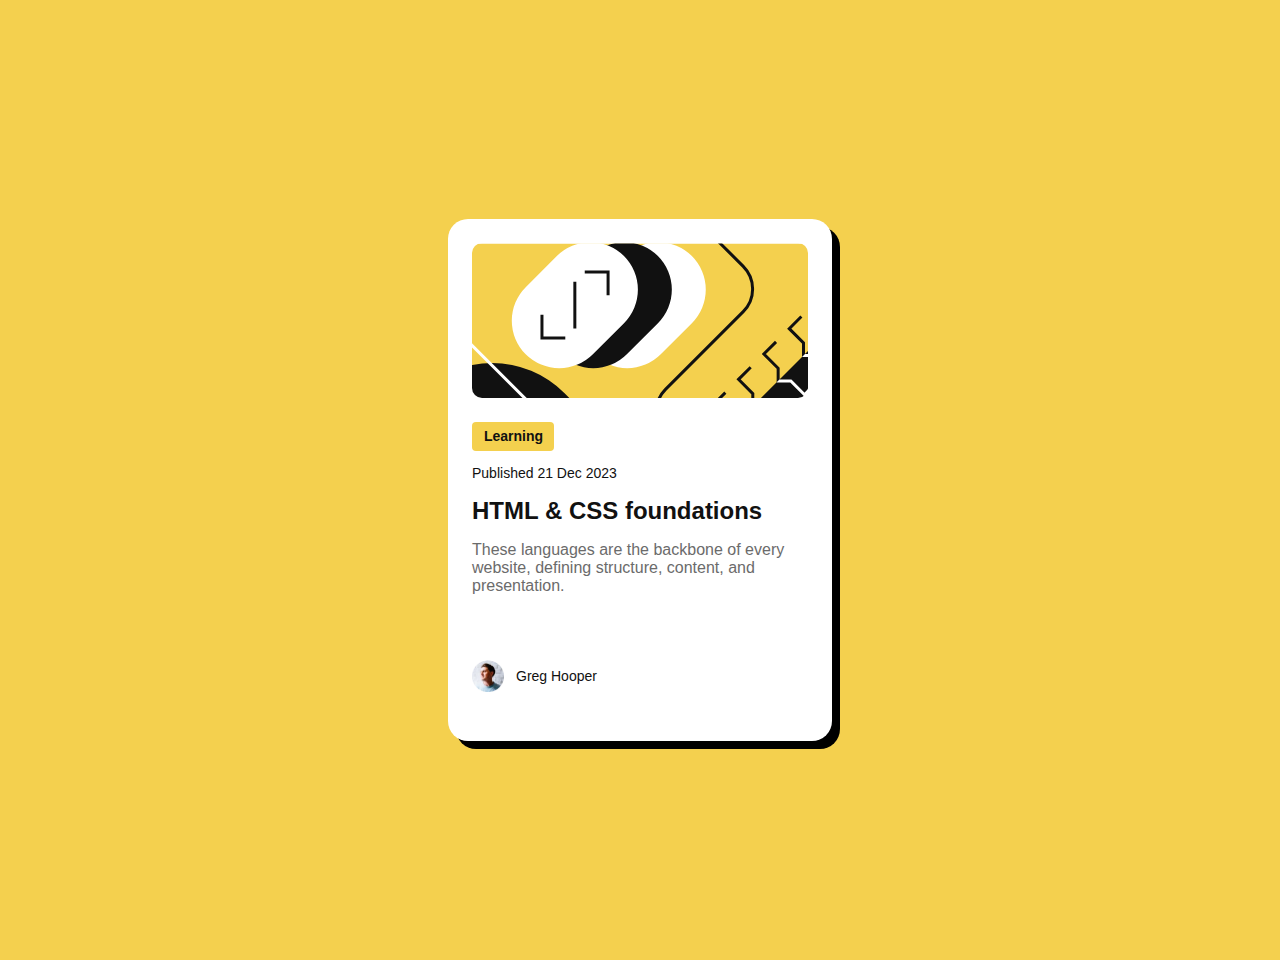
<file: Blog Card/index.html>
<!DOCTYPE html>
<html lang="en">
<head>
    <meta charset="UTF-8">
    <meta name="viewport" content="width=device-width, initial-scale=1.0">
    <link rel="icon" href="./assets/images/favicon-32x32.png " type="image/png">
    <link rel="stylesheet" href="style.css">

    <title>BLOG CARD</title>
</head>
<body>
    <div class="main-container">
        <div class="card-body">
            <div class="img-container">

            </div>
            <div class="text">

                <button>Learning</button>

                <p class="date">Published 21 Dec 2023</p>

                <h1>HTML & CSS foundations</h1>

                <p class="pharagrap"> These languages are the backbone of every website, defining structure, content, and presentation.</p>

            </div>

            <span>
                <img src="./assets/images/image-avatar.webp" alt="acount avatar">
                <p>Greg Hooper</p>
            </span>
        </div>
    </div>
</body>
</html>
</file>
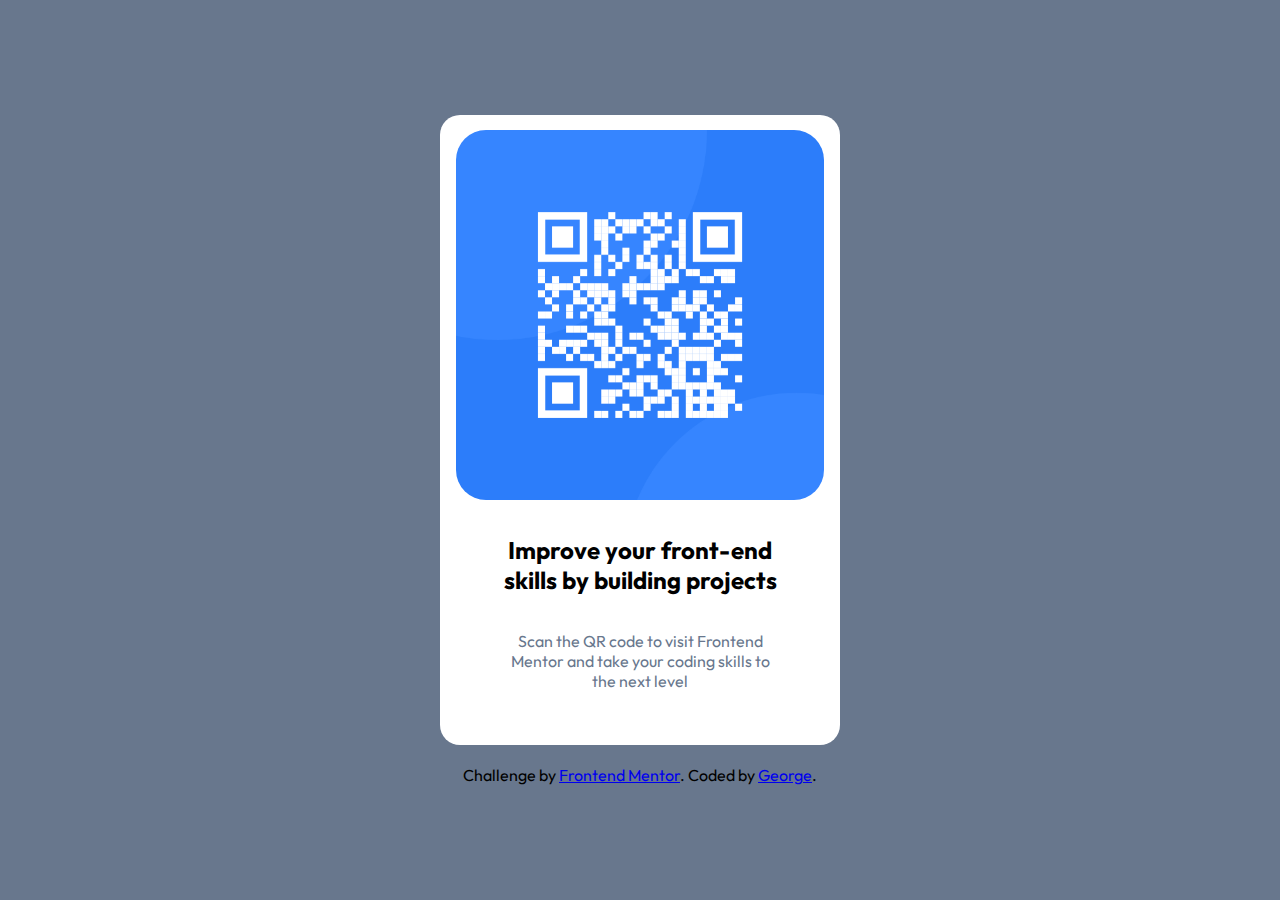
<file: qr-code-component-main/index.html>
<!DOCTYPE html>
<html lang="en">
<head>
  <meta charset="UTF-8">
  <meta name="viewport" content="width=device-width, initial-scale=1.0"> <!-- displays site properly based on user's device -->

  <link rel="icon" type="image/png" sizes="32x32" href="./images/favicon-32x32.png">
  <link rel="preconnect" href="https://fonts.googleapis.com">
  <link rel="preconnect" href="https://fonts.gstatic.com" crossorigin>
  <link href="https://fonts.googleapis.com/css2?family=Outfit:wght@100..900&display=swap" rel="stylesheet">
  <link rel="stylesheet" href="style.css">
  
  <title>Frontend Mentor | QR code component</title>

</head>
<body>

 <div class="main-container">
  <div class="card-body">

    <div class="QR">
      <img src="./images/image-qr-code.png" alt="qr cpde image">
         </div>

      <div class="text">

        <h2>Improve your front-end skills by building projects</h2>

        <p> Scan the QR code to visit Frontend Mentor and take your coding skills to the next level</p>

      </div>

 

  </div>

  <div class="attribution">
    Challenge by <a href="https://www.frontendmentor.io?ref=challenge" target="_blank">Frontend Mentor</a>. 
    Coded by <a href="#">George</a>.
</div>

  
  </div>
</body>
</html>
</file>
<file: Blog Card/style.css>
@import url(./assets/fonts/font.css);

@media(max-width: 375px){
    .main-container{
        max-width: 100%;
        
    }
    .card-body{
        max-width: 327px;
        
    }
}

*{
    font-family: "Figtree", sans-serif;
}
body{
    margin: 0;
    background-color: #F4D04E;
}

.main-container{
    display: flex;
    box-sizing: border-box;
    justify-content: center;
    align-items: center;
    max-width: 1440px;
    min-height:960px ;
    margin: auto;
}

.card-body{
    display: flex;
    box-sizing: border-box;
    flex-direction: column;
    background-color: #FFFFFF;
    border-radius: 20px;
    box-shadow: 8px 8px 0px #000000;
    width: 384px;
    height: 522px;
    gap: 24px;
    padding: 24px;
}

.img-container{

    width: 100%;
    height: 200px;
    border-radius: 10px;
    background-image: url(./assets/images/illustration-article.svg);
    background-repeat: no-repeat;
    background-size: cover;
}

.text{
    display: block;
    box-sizing: border-box;
    width: 100%;
    max-height: 194px;
    gap: 12px;
}

.text button{
    background-color: #F4D04E;
    width: 82px;
    height: 29px;
    padding: 4px 12px;
    border-radius:4px ;
    border-style: none;
    font-size: 14px;
    font-weight: bold;
    color: #111111;
    
}

.text .date{
    font-size: 14px;
    color: #111111;

}

.text h1{
    font-size: 24px;
    font-weight: bold;
    color: #111111;
    cursor: pointer;
}

.text h1:hover{
    color: #F4D04E
}

.text .pharagrap{
    font-size: 16px;
    color: #6B6B6B;
}

span{
    display: flex;
    box-sizing: border-box;
    align-items: center;
    gap: 12px;
    width: 132px;
    height: 32px;
    margin: 25px 0;
}

span p{
    font-size: 14px;
    color: #111111;
}
span img {
height: 32px;
width: 32px;
}
</file>
<file: qr-code-component-main/style.css>
@media(max-width:375px){
    .main-container{
        width: 100%;
        height: 100vh;
        
    }
    .card-body{
      max-width: 90%;
     max-height: 600px;
        
    }
}

body{
    margin: 0;
    font-family: "Outfit", sans-serif;
    background-color:  hsl(216, 15%, 48%);
  
}

.main-container{
    display: flex;
    box-sizing: border-box;
    justify-content: center;
    align-items: center;
    max-width: 1440px;
    height: 100vh;
    margin: auto;
    flex-direction: column;
    gap: 20px;

}

.card-body{
    width: 400px;
    height: 630px;
    display: flex;
    box-sizing: border-box;
    flex-direction: column;
    align-items: center;
    background-color:  hsl(0, 0%, 100%);
    border-radius: 20px;
    ;
}

.QR{
    width: 92%;
    height: 400px;
    box-sizing: border-box;
    display: flex;
    border-radius: 30px;
    padding: 15px 0;
    
}

.QR img{
    width: 100%;
    height: 100%;
    border-radius: 30px;
}

.text{
    width: 70%;
    display: flex;
    flex-direction: column;
    text-align: center;
    
    
}

text h1{
    font-size: 24px;
    color: hsl(218, 44%, 22%);
    margin: 20px 0;
}

.text p{
    font-size: 16px;
    color: hsl(216, 15%, 48%);
}
</file>
